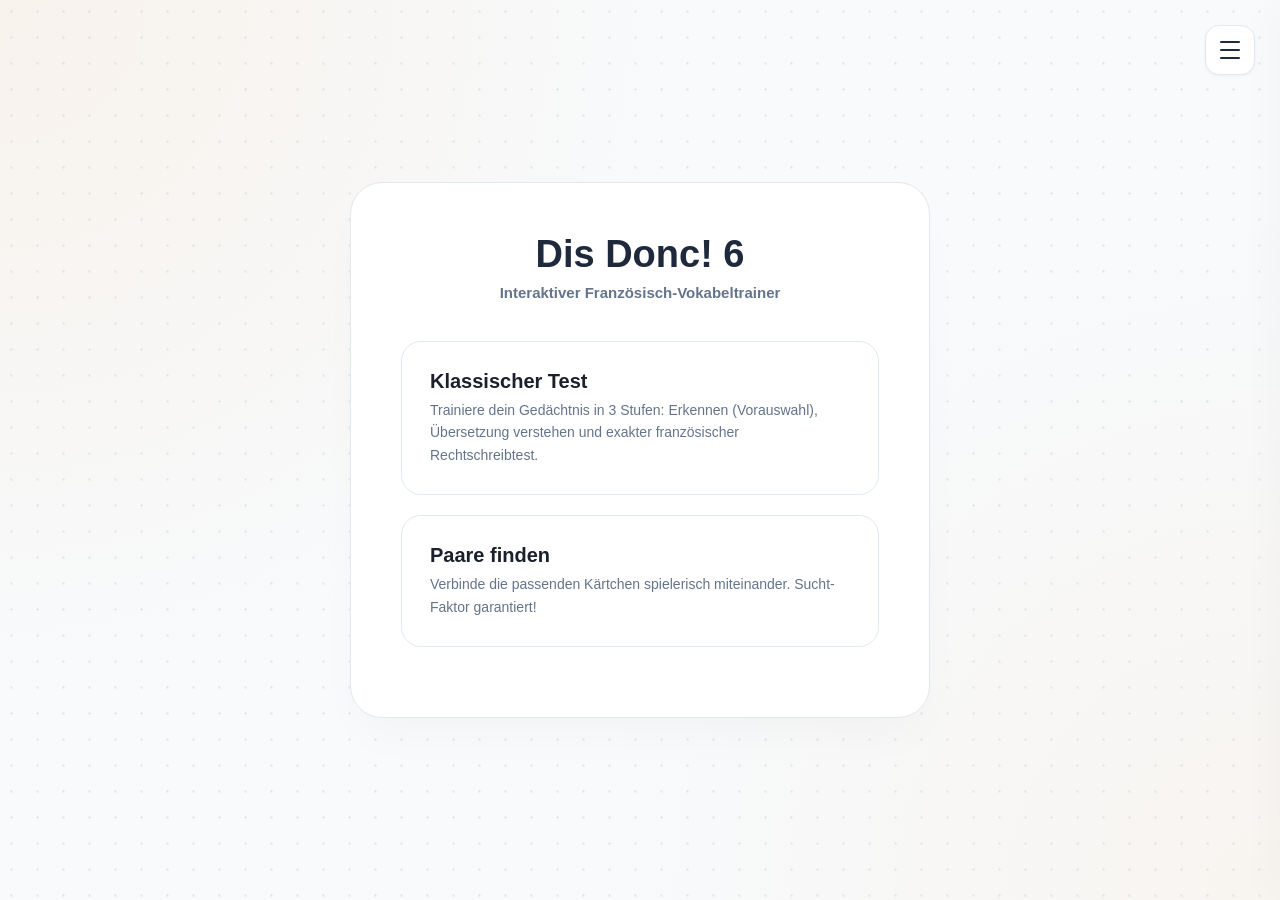
<file: index.html>
<!DOCTYPE html>
<html lang="de">
<head>
    <meta charset="UTF-8">
    <meta name="viewport" content="width=device-width, initial-scale=1.0">
    <title>Dis Donc! – Dashboard</title>
    <style>
        :root {
            --text-main: #1e293b;
            --main-color: #ff8c1a;
            --main-gradient: linear-gradient(135deg, #ff8c1a 0%, #ff5722 100%);
            --shadow-sm: 0 1px 3px rgba(0,0,0,0.05);
            --shadow-md: 0 4px 6px rgba(0,0,0,0.05);
            --shadow-lg: 0 10px 15px -3px rgba(255, 140, 26, 0.3);
        }

        body.theme-green {
            --main-color: #2ecc71;
            --main-gradient: linear-gradient(135deg, #2ecc71 0%, #27ae60 100%);
            --shadow-lg: 0 10px 15px -3px rgba(46, 204, 113, 0.3);
        }

        body {
            font-family: -apple-system, BlinkMacSystemFont, "Segoe UI", Roboto, Helvetica, Arial, sans-serif;
            display: flex;
            justify-content: center;
            align-items: center;
            min-height: 100vh;
            margin: 0;
            overflow-x: hidden;
            color: var(--text-main);
            
            /* Детализированный фон: Dot Grid + мягкие блики */
            background-color: #f8fafc;
            background-image: 
                radial-gradient(circle at 0% 0%, rgba(255, 140, 26, 0.07) 0%, transparent 45%),
                radial-gradient(circle at 100% 100%, rgba(255, 140, 26, 0.05) 0%, transparent 45%),
                radial-gradient(rgba(148, 163, 184, 0.25) 1.5px, transparent 1.5px);
            background-size: 100% 100%, 100% 100%, 26px 26px;
            background-position: 0 0, 0 0, -1.5px -1.5px;
            background-attachment: fixed;
        }

        body.theme-green {
            background-color: #f4fbf7;
            background-image: 
                radial-gradient(circle at 0% 0%, rgba(46, 204, 113, 0.07) 0%, transparent 45%),
                radial-gradient(circle at 100% 100%, rgba(46, 204, 113, 0.05) 0%, transparent 45%),
                radial-gradient(rgba(74, 222, 128, 0.3) 1.5px, transparent 1.5px);
        }

        /* Кнопка вызова меню */
        .menu-toggle {
            position: fixed;
            top: 25px;
            right: 25px;
            width: 50px;
            height: 50px;
            background: #ffffff;
            border: 1px solid #e2e8f0;
            border-radius: 14px;
            cursor: pointer;
            display: flex;
            flex-direction: column;
            justify-content: center;
            align-items: center;
            gap: 6px;
            z-index: 1000;
            box-shadow: var(--shadow-sm);
            transition: all 0.25s cubic-bezier(0.4, 0, 0.2, 1);
        }

        .menu-toggle:hover {
            transform: translateY(-1px);
            box-shadow: var(--shadow-md);
            border-color: var(--main-color);
        }

        .menu-toggle span {
            display: block;
            width: 20px;
            height: 2px;
            background-color: var(--text-main);
            border-radius: 1px;
            transition: all 0.25s ease;
        }

        .menu-toggle.active span:nth-child(1) { transform: translateY(8px) rotate(45deg); }
        .menu-toggle.active span:nth-child(2) { opacity: 0; }
        .menu-toggle.active span:nth-child(3) { transform: translateY(-8px) rotate(-45deg); }

        /* Боковая панель */
        .sidebar {
            position: fixed;
            top: 0;
            right: -350px;
            width: 350px;
            height: 100vh;
            background-color: #ffffff;
            border-left: 1px solid #edf2f7;
            padding: 100px 35px 40px 35px;
            display: flex;
            flex-direction: column;
            justify-content: space-between;
            box-shadow: -15px 0 30px rgba(0,0,0,0.02);
            transition: right 0.4s cubic-bezier(0.4, 0, 0.2, 1);
            z-index: 999;
            box-sizing: border-box;
        }

        .sidebar.open { right: 0; }

        .sidebar-header {
            font-size: 22px;
            font-weight: 850;
            letter-spacing: -0.5px;
            color: #1a202c;
            padding-bottom: 15px;
            border-bottom: 2px solid #f1f5f9;
        }

        .sidebar-section {
            display: flex;
            flex-direction: column;
            gap: 10px;
            margin-top: 30px;
        }

        .sidebar-title {
            font-size: 11px;
            text-transform: uppercase;
            letter-spacing: 1.5px;
            color: #94a3b8;
            font-weight: 800;
        }

        .select-box {
            width: 100%;
            padding: 16px;
            font-size: 15px;
            font-weight: 600;
            border-radius: 14px;
            border: 1px solid #e2e8f0;
            outline: none;
            cursor: pointer;
            background-color: #f8fafc;
            transition: all 0.2s ease;
            color: #334155;
        }
        
        .select-box:focus { 
            border-color: var(--main-color); 
            background-color: #ffffff;
        }

        .sidebar-footer {
            border-top: 1px solid #f1f5f9;
            padding-top: 25px;
            font-size: 13px;
            line-height: 1.6;
            color: #64748b;
        }

        .dev-badge {
            display: inline-flex;
            align-items: center;
            background: #fff1f2;
            color: #e11d48;
            padding: 6px 12px;
            border-radius: 8px;
            font-weight: 700;
            margin-bottom: 12px;
            font-size: 11px;
            text-transform: uppercase;
            letter-spacing: 0.5px;
        }
        
        body.theme-green .dev-badge {
            background: #f0fdf4;
            color: #16a34a;
        }

        .author-text {
            font-weight: 600;
            color: #334155;
            margin-top: 6px;
        }
        
        .main-content {
            padding: 20px;
            width: 100%;
            display: flex;
            justify-content: center;
            box-sizing: border-box;
        }

        .dashboard-container {
            width: 100%;
            max-width: 580px;
            background: #ffffff;
            padding: 50px;
            border-radius: 32px;
            box-shadow: 0 25px 50px -12px rgba(0, 0, 0, 0.03);
            border: 1px solid #e2e8f0;
            text-align: center;
            box-sizing: border-box;
        }

        .subtitle {
            color: #64748b;
            font-weight: 600;
            font-size: 15px;
            margin-bottom: 25px;
        }

        .mode-card {
            display: block;
            text-decoration: none;
            text-align: left;
            padding: 28px;
            border: 1px solid #e2e8f0;
            border-radius: 20px;
            color: #1e293b;
            transition: all 0.3s cubic-bezier(0.4, 0, 0.2, 1);
            margin-bottom: 20px;
            background: #ffffff;
            box-sizing: border-box;
        }

        .mode-card:hover {
            transform: translateY(-3px);
            border-color: transparent;
            background: var(--main-gradient);
            box-shadow: var(--shadow-lg);
        }

        .mode-card:hover .mode-title,
        .mode-card:hover .mode-desc {
            color: #ffffff !important;
        }

        .mode-title {
            font-size: 20px;
            font-weight: 800;
            margin-bottom: 6px;
            color: #1a202c;
        }

        .mode-desc {
            display: block;
            font-size: 14px;
            color: #64748b;
            line-height: 1.6;
            font-weight: 500;
        }

        .overlay {
            position: fixed;
            top: 0;
            left: 0;
            width: 100vw;
            height: 100vh;
            background: rgba(15, 23, 42, 0.08);
            backdrop-filter: blur(4px);
            z-index: 998;
            display: none;
        }
        .overlay.active { display: block; }
    </style>
</head>
<body class="theme-orange">

    <button class="menu-toggle" id="menuBtn" onclick="toggleMenu()">
        <span></span>
        <span></span>
        <span></span>
    </button>

    <div class="overlay" id="overlayShadow" onclick="toggleMenu()"></div>

    <div class="sidebar" id="sidebarMenu">
        <div class="sidebar-top">
            <div class="sidebar-header">Dis Donc!</div>
            
            <div class="sidebar-section">
                <div class="sidebar-title">Lehrbuch</div>
                <select class="select-box" id="bookSelect" onchange="changeBook()">
                    <option value="5">Dis Donc! 5</option>
                    <option value="6">Dis Donc! 6</option>
                </select>
            </div>

            <div class="sidebar-section">
                <div class="sidebar-title">Lektion</div>
                <select class="select-box" id="unitSelect" onchange="saveSelection()">
                    <option value="all">Alle Units</option>
                    <option value="1">Unit 1</option>
                    <option value="2">Unit 2</option>
                    <option value="3">Unit 3</option>
                    <option value="4">Unit 4</option>
                    <option value="5">Unit 5</option>
                    <option value="6">Unit 6</option>
                </select>
            </div>
        </div>

        <div class="sidebar-footer">
            <div class="dev-badge">In Entwicklung</div>
            <div>Diese Webseite befindet sich noch in der Entwicklungsphase. Einige Funktionen werden optimiert.</div>
            <div class="author-text">Erstellt von: Gleb Leynert</div>
        </div>
    </div>

    <div class="main-content">
        <div class="dashboard-container">
            <h1 id="welcomeHeader" style="margin: 0 0 8px 0; font-size: 38px; font-weight: 900; color: var(--text-main);">Dis Donc! 6</h1>
            <div class="subtitle">Interaktiver Französisch-Vokabeltrainer</div>
            
            <div style="margin-top: 40px;">
                <a href="quiz.html" class="mode-card">
                    <div class="mode-title">Klassischer Test</div>
                    <span class="mode-desc">Trainiere dein Gedächtnis in 3 Stufen: Erkennen (Vorauswahl), Übersetzung verstehen und exakter französischer Rechtschreibtest.</span>
                </a>
                
                <a href="cards.html" class="mode-card">
                    <div class="mode-title">Paare finden</div>
                    <span class="mode-desc">Verbinde die passenden Kärtchen spielerisch miteinander. Sucht-Faktor garantiert!</span>
                </a>
            </div>
        </div>
    </div>

<script>
    let currentBook = localStorage.getItem('selectedBook') || '6';
    let currentUnit = localStorage.getItem('selectedUnit') || 'all';

    document.getElementById('bookSelect').value = currentBook;
    document.getElementById('unitSelect').value = currentUnit;
    
    applyTheme(currentBook);

    function toggleMenu() {
        document.getElementById('menuBtn').classList.toggle('active');
        document.getElementById('sidebarMenu').classList.toggle('open');
        document.getElementById('overlayShadow').classList.toggle('active');
    }

    function changeBook() {
        currentBook = document.getElementById('bookSelect').value;
        localStorage.setItem('selectedBook', currentBook);
        applyTheme(currentBook);
    }

    function saveSelection() {
        currentUnit = document.getElementById('unitSelect').value;
        localStorage.setItem('selectedUnit', currentUnit);
    }

    function applyTheme(book) {
        if(book === '5') {
            document.body.className = 'theme-green';
            document.getElementById('welcomeHeader').textContent = 'Dis Donc! 5';
        } else {
            document.body.className = 'theme-orange';
            document.getElementById('welcomeHeader').textContent = 'Dis Donc! 6';
        }
    }
</script>
</body>
</html>
</file>
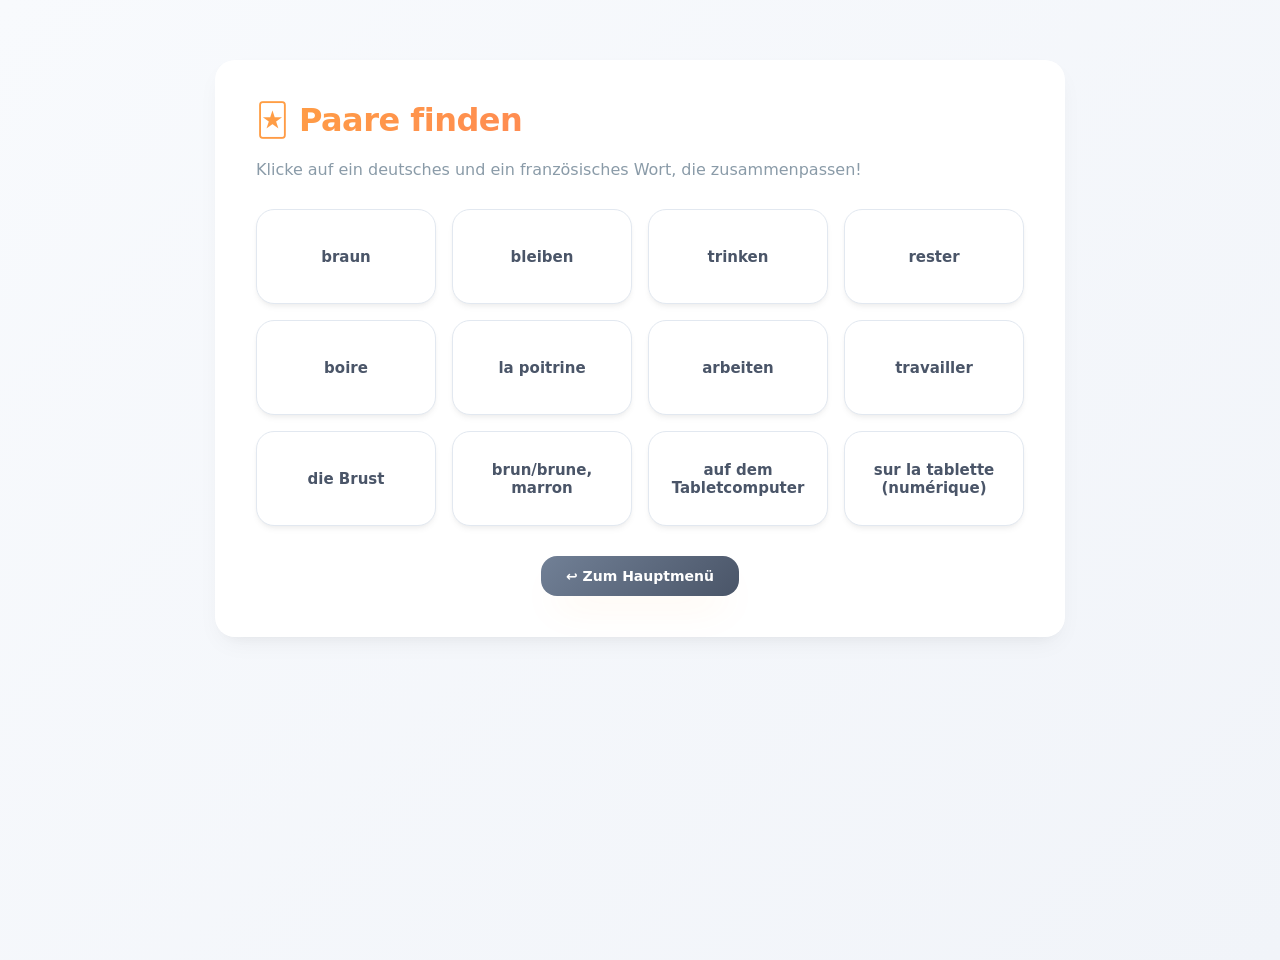
<file: cards.html>
<!DOCTYPE html>
<html lang="de">
<head>
    <meta charset="UTF-8">
    <meta name="viewport" content="width=device-width, initial-scale=1.0">
    <title>Dis Donc! - Karten</title>
    <link rel="stylesheet" href="style.css">
</head>
<body>

<div class="container wide-mode" id="gameContainer">
    <h1>🃏 Paare finden</h1>
    <div class="subtitle">Klicke auf ein deutsches und ein französisches Wort, die zusammenpassen!</div>

    <!-- Сетка для карточек -->
    <div class="cards-grid" id="cardGrid"></div>

    <!-- Экран победы (изначально скрыт) -->
    <div id="winMessage" style="display:none; text-align:center; margin: 30px 0;">
        <h2 style="color: var(--text-main); margin-bottom: 20px;">🎉 Ausgezeichnet! Alle Paare wurden gefunden!</h2>
        <div style="display:flex; gap:15px; justify-content:center;">
            <button class="restart-btn" onclick="generateCards()">Nochmal spielen 🔄</button>
            <a class="restart-btn" style="background: linear-gradient(135deg, #718096 0%, #4a5568 100%);" href="index.html">Hauptmenü 🏠</a>
        </div>
    </div>

    <!-- Нижняя панель навигации, если игра ещё идет -->
    <div id="navigationBox" style="margin-top: 30px; text-align: center;">
        <a class="restart-btn" style="background: linear-gradient(135deg, #718096 0%, #4a5568 100%); padding: 12px 25px; font-size: 14px;" href="index.html">↩ Zum Hauptmenü</a>
    </div>
</div>

<script src="questions.js"></script>
<script>
let firstSelected = null;
let secondSelected = null;
let matchesFound = 0;

// Запуск генерации игрового поля
generateCards();

function generateCards() {
    const grid = document.getElementById("cardGrid");
    const winMsg = document.getElementById("winMessage");
    const navBox = document.getElementById("navigationBox");
    
    // Сброс состояния игры
    grid.innerHTML = "";
    winMsg.style.display = "none";
    navBox.style.display = "block";
    matchesFound = 0;
    firstSelected = null;
    secondSelected = null;

    // 1. Получаем выбранные пользователем настройки
    const chosenBook = localStorage.getItem('selectedBook') || '6';
    const chosenUnit = localStorage.getItem('selectedUnit') || 'all';

    // 2. Активируем тему оформления на основе книги
    if (chosenBook === '5') {
        document.body.className = 'theme-green';
    } else {
        document.body.className = 'theme-orange';
    }

    // 3. Фильтруем массив слов (Книга -> Юнит)
    let activeQuestions = questions.filter(q => q.book == chosenBook);
    if (chosenUnit !== 'all') {
        activeQuestions = activeQuestions.filter(q => q.unit == chosenUnit);
    }

    // 4. Валидация: проверяем, хватает ли слов для игры
    if (activeQuestions.length < 6) {
        grid.style.display = "block";
        grid.innerHTML = `
            <div style="padding: 30px; text-align:center;">
                <p style="color:#e74c3c; font-weight:bold; font-size:18px; margin-bottom: 10px;">
                    ⚠️ Zu wenige Wörter in dieser Auswahl!
                </p>
                <p style="color: var(--text-muted); font-size: 15px;">
                    Für dieses Spiel werden mindestens 6 Wörter im Unit benötigt. (Aktuell vorhanden: ${activeQuestions.length}).
                </p>
            </div>
        `;
        return;
    } else {
        grid.style.display = "grid";
    }

    // 5. Отбираем 6 случайных слов для текущего раунда
    activeQuestions.sort(() => Math.random() - 0.5);
    const selectedPairs = activeQuestions.slice(0, 6);

    // Разделяем пары на отдельные карточки (6 немецких + 6 французских)
    let cardItems = [];
    selectedPairs.forEach((pair, index) => {
        cardItems.push({ text: pair.de, pairId: index });
        cardItems.push({ text: pair.fr, pairId: index });
    });

    // Перемешиваем карточки, чтобы немецкие и французские слова перепутались
    cardItems.sort(() => Math.random() - 0.5);

    // 6. Отрисовка карточек на игровом поле
    cardItems.forEach(item => {
        const cardElement = document.createElement("div");
        cardElement.className = "card";
        cardElement.textContent = item.text;
        cardElement.dataset.pairId = item.pairId;

        cardElement.onclick = () => {
            // Игнорируем клик, если карта уже угадана или выбрана повторно
            if (cardElement.classList.contains('correct') || cardElement === firstSelected) return;
            
            // Если сейчас отображается анимация ошибки (красный цвет), новые клики блокируем
            if (document.querySelectorAll('.card.wrong').length > 0) return; 

            cardElement.classList.add('selected');

            if (!firstSelected) {
                // Выбор первой карточки в паре
                firstSelected = cardElement;
            } else {
                // Выбор второй карточки в паре
                secondSelected = cardElement;
                checkCardMatch();
            }
        };

        grid.appendChild(cardElement);
    });
}

function checkCardMatch() {
    const grid = document.getElementById("cardGrid");
    const winMsg = document.getElementById("winMessage");
    const navBox = document.getElementById("navigationBox");

    // Если ID совпали — пара подобрана верно
    if (firstSelected.dataset.pairId === secondSelected.dataset.pairId) {
        firstSelected.classList.remove('selected');
        secondSelected.classList.remove('selected');
        firstSelected.classList.add('correct');
        secondSelected.classList.add('correct');
        
        matchesFound++;
        firstSelected = null;
        secondSelected = null;

        // Если угаданы все 6 пар
        if (matchesFound === 6) {
            setTimeout(() => {
                grid.style.display = "none";
                navBox.style.display = "none";
                winMsg.style.display = "block";
            }, 600);
        }
    } else {
        // Если пара подобрана неверно — подсвечиваем красным
        firstSelected.classList.add('wrong');
        secondSelected.classList.add('wrong');

        // Даем пользователю визуально увидеть ошибку и сбрасываем выбор через 600мс
        setTimeout(() => {
            firstSelected.classList.remove('selected', 'wrong');
            secondSelected.classList.remove('selected', 'wrong');
            firstSelected = null;
            secondSelected = null;
        }, 600);
    }
}
</script>
</body>
</html>
</file>
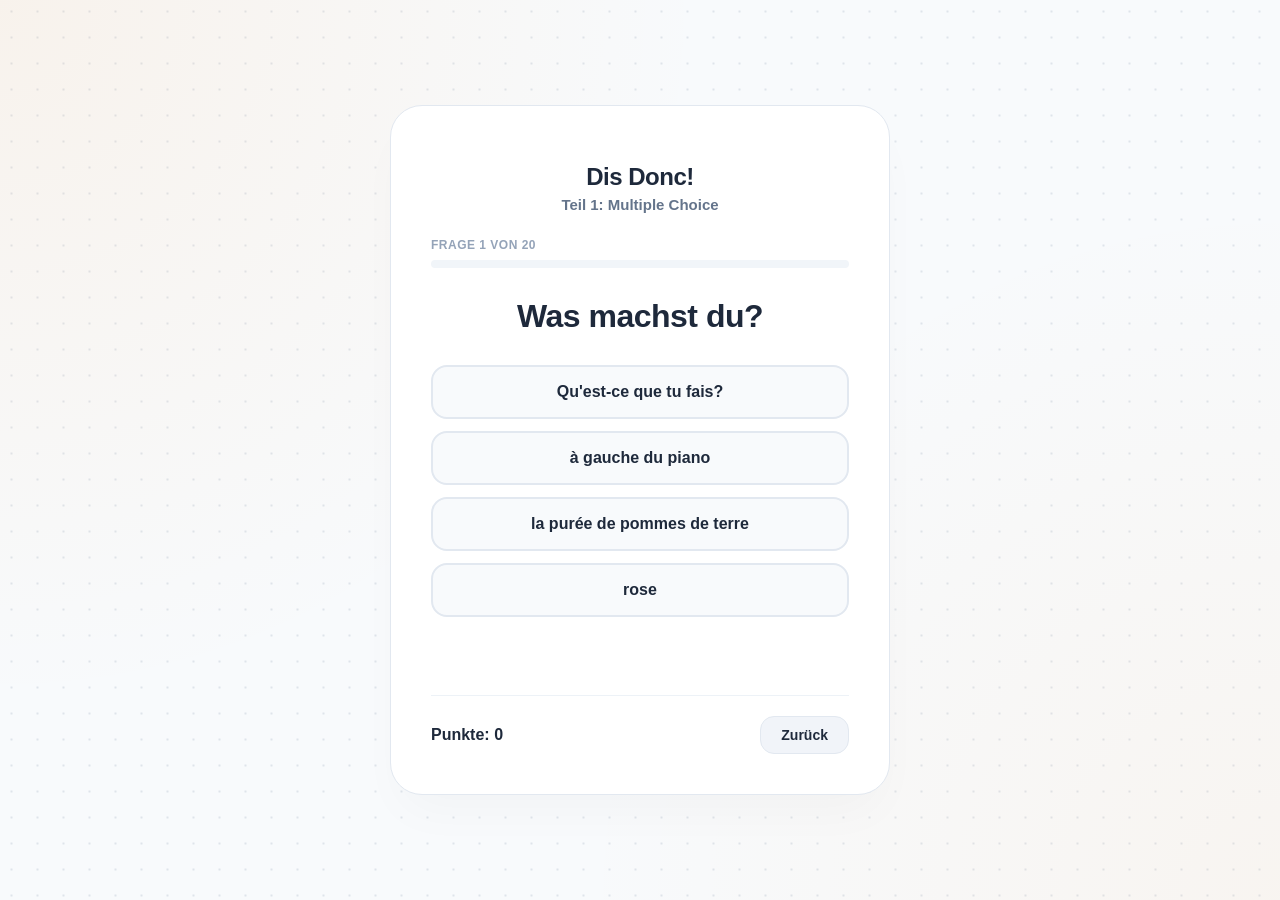
<file: quiz.html>
<!DOCTYPE html>
<html lang="de">
<head>
    <meta charset="UTF-8">
    <meta name="viewport" content="width=device-width, initial-scale=1.0">
    <title>Dis Donc! - Quiz</title>
    <style>
        :root {
            --text-main: #1e293b;
            --main-color: #ff8c1a;
            --main-gradient: linear-gradient(135deg, #ff8c1a 0%, #ff5722 100%);
            --shadow-sm: 0 1px 3px rgba(0,0,0,0.05);
            --shadow-md: 0 4px 6px rgba(0,0,0,0.05);
            --shadow-lg: 0 10px 15px -3px rgba(255, 140, 26, 0.3);
        }

        body.theme-green {
            --main-color: #2ecc71;
            --main-gradient: linear-gradient(135deg, #2ecc71 0%, #27ae60 100%);
            --shadow-lg: 0 10px 15px -3px rgba(46, 204, 113, 0.3);
        }

        body {
            font-family: -apple-system, BlinkMacSystemFont, "Segoe UI", Roboto, Helvetica, Arial, sans-serif;
            display: flex;
            justify-content: center;
            align-items: center;
            min-height: 100vh;
            margin: 0;
            padding: 20px;
            box-sizing: border-box;
            
            /* Тот самый новый детализированный фон */
            background-color: #f8fafc;
            background-image: 
                radial-gradient(circle at 0% 0%, rgba(255, 140, 26, 0.07) 0%, transparent 45%),
                radial-gradient(circle at 100% 100%, rgba(255, 140, 26, 0.05) 0%, transparent 45%),
                radial-gradient(rgba(148, 163, 184, 0.25) 1.5px, transparent 1.5px);
            background-size: 100% 100%, 100% 100%, 26px 26px;
            background-position: 0 0, 0 0, -1.5px -1.5px;
            background-attachment: fixed;
        }

        body.theme-green {
            background-color: #f4fbf7;
            background-image: 
                radial-gradient(circle at 0% 0%, rgba(46, 204, 113, 0.07) 0%, transparent 45%),
                radial-gradient(circle at 100% 100%, rgba(46, 204, 113, 0.05) 0%, transparent 45%),
                radial-gradient(rgba(74, 222, 128, 0.3) 1.5px, transparent 1.5px);
        }

        /* Главная белая карточка квиза */
        .container {
            background: #ffffff;
            padding: 40px;
            border-radius: 32px;
            box-shadow: 0 25px 50px -12px rgba(0, 0, 0, 0.03);
            border: 1px solid #e2e8f0;
            width: 100%;
            max-width: 500px;
            text-align: center;
            box-sizing: border-box;
        }

        .subtitle {
            color: #64748b;
            font-weight: 600;
            font-size: 15px;
            margin-bottom: 25px;
        }

        /* Прогресс-бар */
        .progress-text {
            font-size: 12px;
            font-weight: 700;
            color: #94a3b8;
            text-align: left;
            margin-bottom: 8px;
            text-transform: uppercase;
            letter-spacing: 0.5px;
        }

        .progress-bar {
            width: 100%;
            height: 8px;
            background: #f1f5f9;
            border-radius: 4px;
            overflow: hidden;
            margin-bottom: 20px;
        }

        .progress-fill {
            height: 100%;
            background: var(--main-gradient);
            width: 0%;
            transition: width 0.4s ease;
        }

        #word {
            font-size: 32px;
            font-weight: 800;
            margin: 30px 0;
            color: var(--text-main);
            letter-spacing: -0.5px;
        }

        /* Кнопки ответов */
        .answer-btn {
            display: block;
            width: 100%;
            padding: 16px;
            margin-bottom: 12px;
            background: #f8fafc;
            border: 2px solid #e2e8f0;
            border-radius: 16px;
            font-size: 16px;
            font-weight: 600;
            color: var(--text-main);
            cursor: pointer;
            transition: all 0.2s ease;
            box-sizing: border-box;
        }

        .answer-btn:hover:not(:disabled) {
            border-color: var(--main-color);
            background: #ffffff;
            box-shadow: var(--shadow-sm);
        }

        .answer-btn.correct {
            background: #2ecc71;
            border-color: #2ecc71;
            color: white;
        }

        .answer-btn.wrong {
            background: #e74c3c;
            border-color: #e74c3c;
            color: white;
        }

        /* Поля ввода и клавиатура */
        .input-container {
            margin: 20px 0;
        }

        .input-box {
            width: 100%;
            padding: 16px;
            font-size: 18px;
            border: 2px solid #e2e8f0;
            border-radius: 16px;
            box-sizing: border-box;
            text-align: center;
            outline: none;
            transition: border-color 0.2s;
            font-weight: 600;
            color: var(--text-main);
        }

        .input-box:focus { border-color: var(--main-color); }
        .input-box.correct { border-color: #2ecc71; background: #f0fdf4; }
        .input-box.wrong { border-color: #e74c3c; background: #fff1f2; }

        .french-keyboard {
            display: flex;
            flex-wrap: wrap;
            gap: 6px;
            justify-content: center;
            margin: 15px 0;
        }

        .char-btn {
            padding: 10px 14px;
            font-size: 16px;
            background: #ffffff;
            border: 1px solid #cbd5e1;
            border-radius: 8px;
            cursor: pointer;
            font-weight: 600;
            color: var(--text-main);
            transition: all 0.2s;
        }

        .char-btn:hover {
            background: #f1f5f9;
            border-color: #94a3b8;
        }

        /* Основные кнопки действий */
        .restart-btn {
            display: inline-block;
            padding: 14px 28px;
            background: var(--main-gradient);
            color: white;
            border: none;
            border-radius: 14px;
            font-size: 16px;
            font-weight: 700;
            cursor: pointer;
            text-decoration: none;
            transition: all 0.2s ease;
            box-shadow: var(--shadow-md);
            box-sizing: border-box;
        }

        .restart-btn:hover {
            transform: translateY(-2px);
            box-shadow: var(--shadow-lg);
        }

        #result {
            font-size: 16px;
            font-weight: 700;
            margin: 20px 0;
            min-height: 28px;
            text-transform: uppercase;
            letter-spacing: 0.5px;
        }

        .score-box {
            margin-top: 30px;
            padding-top: 20px;
            border-top: 1px solid #edf2f7;
            font-weight: 700;
            color: var(--text-main);
        }
    </style>
</head>
<body>

<div class="container" id="gameContainer">
    <h1 style="font-size: 24px; letter-spacing: -0.5px; font-weight: 900; margin-bottom: 5px; color: var(--text-main);">Dis Donc!</h1>
    <div class="subtitle" id="stageTitle">Teil 1: Multiple Choice</div>
    
    <div class="progress-text" id="progressText">Frage 1 von 20</div>
    <div class="progress-bar">
        <div class="progress-fill" id="progressFill"></div>
    </div>
    
    <div id="word"></div>
    <div id="answers"></div>
    <div id="result"></div>
    
    <div class="score-box" style="display:flex; justify-content:space-between; align-items:center;">
        <span>Punkte: <span id="score">0</span></span>
        <a class="restart-btn" style="padding: 10px 20px; font-size: 14px; background: #f1f4f9; color: var(--text-main); border: 1px solid #e2e8f0; box-shadow: none;" href="index.html">Zurück</a>
    </div>
</div>

<script src="questions.js"></script>
<script>
let current = 0;
let score = 0;
let mode = 1; 

const chosenBook = localStorage.getItem('selectedBook') || '6';
const chosenUnit = localStorage.getItem('selectedUnit') || 'all';

if (chosenBook === '5') {
    document.body.classList.add('theme-green');
}

let activeQuestions = questions.filter(q => q.book == chosenBook);
if (chosenUnit !== 'all') {
    activeQuestions = activeQuestions.filter(q => q.unit == chosenUnit);
}

if (activeQuestions.length === 0) {
    activeQuestions = questions.filter(q => q.book == chosenBook);
}

const MAX = activeQuestions.length > 20 ? 20 : activeQuestions.length;
activeQuestions.sort(() => Math.random() - 0.5);

loadQuestion();

function updateProgress(){
    const pf = document.getElementById("progressFill");
    const pt = document.getElementById("progressText");
    if(pf && pt) {
        pf.style.width = (current / MAX) * 100 + "%";
        pt.textContent = `Frage ${current + 1} von ${MAX}`;
    }
}

function loadQuestion(){
    updateProgress();
    document.getElementById("result").textContent = "";

    const de = activeQuestions[current].de;
    const fr = activeQuestions[current].fr;
    
    const wordToShow = (mode === 1 || mode === 3) ? de : fr;
    const correctAnswers = (mode === 1 || mode === 3) ? fr : de;

    document.getElementById("word").textContent = wordToShow;
    const answersContainer = document.getElementById("answers");
    answersContainer.innerHTML = "";

    if(mode === 1){
        let options = [correctAnswers];
        while(options.length < 4 && options.length < activeQuestions.length){
            let randWord = activeQuestions[Math.floor(Math.random() * activeQuestions.length)].fr;
            if(!options.includes(randWord)) options.push(randWord);
        }
        options.sort(() => Math.random() - 0.5);

        options.forEach(opt => {
            const btn = document.createElement("button");
            btn.className = "answer-btn";
            btn.textContent = opt;
            btn.onclick = () => {
                document.querySelectorAll(".answer-btn").forEach(b => b.disabled = true);
                if(opt === correctAnswers){
                    btn.classList.add("correct");
                    document.getElementById("result").innerHTML = "<span style='color: #2ecc71;'>Richtig</span>";
                    score++;
                } else {
                    btn.classList.add("wrong");
                    document.querySelectorAll(".answer-btn").forEach(b => {
                        if(b.textContent === correctAnswers) b.classList.add("correct");
                    });
                    document.getElementById("result").innerHTML = "<span style='color: #e74c3c;'>Falsch</span>";
                }
                document.getElementById("score").textContent = score;
                current++;
                setTimeout(()=>{
                    if(current < MAX) loadQuestion();
                    else showStageTransition(2); 
                }, 1200);
            };
            answersContainer.appendChild(btn);
        });
    }
    else {
        const inputContainer = document.createElement("div");
        inputContainer.className = "input-container";

        const input = document.createElement("input");
        input.className = "input-box";
        input.type = "text";
        input.placeholder = mode === 2 ? "Auf Deutsch schreiben..." : "Écrire en français...";
        inputContainer.appendChild(input);

        if(mode === 3) {
            const keyboardContainer = document.createElement("div");
            keyboardContainer.className = "french-keyboard";
            const frenchChars = ["é", "è", "à", "ç", "œ", "ù", "â", "ê", "î", "ô", "û", "ë", "ï"];
            
            frenchChars.forEach(char => {
                const charBtn = document.createElement("button");
                charBtn.className = "char-btn";
                charBtn.type = "button";
                charBtn.textContent = char;
                
                charBtn.onclick = (e) => {
                    e.preventDefault();
                    const start = input.selectionStart;
                    const end = input.selectionEnd;
                    input.value = input.value.substring(0, start) + char + input.value.substring(end);
                    input.selectionStart = input.selectionEnd = start + 1;
                    input.focus();
                };
                keyboardContainer.appendChild(charBtn);
            });
            answersContainer.appendChild(keyboardContainer);
        }

        const submitBtn = document.createElement("button");
        submitBtn.className = "restart-btn";
        submitBtn.style.width = "100%";
        submitBtn.textContent = "Prüfen";

        function cleanText(text, currentMode){
            if (currentMode === 2) {
                let cleared = text.replace(/\b(der|die|das)\b/gi, "").replace(/\s+/g," ").trim();
                if(cleared.length > 0) cleared = cleared.charAt(0).toUpperCase() + cleared.slice(1);
                return cleared;
            } else {
                return text.toLowerCase().trim();
            }
        }

        function checkInputResult(){
            const userAns = cleanText(input.value, mode);
            const correctAns = cleanText(correctAnswers, mode);

            submitBtn.disabled = true;
            input.disabled = true;

            if(userAns === correctAns){
                input.classList.add("correct");
                document.getElementById("result").innerHTML = "<span style='color: #2ecc71;'>Richtig</span>";
                score++;
            } else {
                input.classList.add("wrong");
                document.getElementById("result").innerHTML = `<span style='color: #e74c3c;'>Falsch! Richtig: <b>${correctAnswers}</b></span>`;
            }

            document.getElementById("score").textContent = score;
            current++;

            setTimeout(()=>{
                if(current < MAX) loadQuestion();
                else {
                    if(mode === 2) showStageTransition(3); 
                    else showFinalResults(); 
                }
            }, 2000);
        }

        submitBtn.onclick = checkInputResult;
        input.addEventListener("keydown", e => { if(e.key === "Enter") checkInputResult(); });

        answersContainer.appendChild(inputContainer);
        answersContainer.appendChild(submitBtn);
        input.focus();
    }
}

function showStageTransition(nextMode){
    let title = "";
    let subtitle = "";
    let handlerName = "";

    if(nextMode === 2) {
        title = "Teil 1 beendet";
        subtitle = "Bereit für Teil 2? (Eingabe auf Deutsch)";
        handlerName = "startStage2()";
    } else if(nextMode === 3) {
        title = "Teil 2 beendet";
        subtitle = "Bereit für das Finale? (Eingabe auf Französisch)";
        handlerName = "startStage3()";
    }

    document.getElementById("gameContainer").innerHTML = `
        <h1 style="font-size: 28px; color: var(--text-main); margin-bottom: 5px;">${title}</h1>
        <p class="subtitle" style="margin-bottom: 30px;">${subtitle}</p>
        <button class="restart-btn" style="width: 100%;" onclick="${handlerName}">Weiter</button>
    `;
}

function startStage2(){
    current = 0; mode = 2;
    rebuildQuizLayout("Teil 2: Deutsch-Eingabe");
    loadQuestion();
}

function startStage3(){
    current = 0; mode = 3;
    rebuildQuizLayout("Teil 3: Französisch-Schreibtest");
    loadQuestion();
}

function rebuildQuizLayout(titleText) {
    document.getElementById("gameContainer").innerHTML = `
        <h1 style="font-size: 24px; font-weight: 900; margin-bottom: 5px; color: var(--text-main);">Dis Donc!</h1>
        <div class="subtitle" id="stageTitle">${titleText}</div>
        <div class="progress-text" id="progressText"></div>
        <div class="progress-bar"><div class="progress-fill" id="progressFill"></div></div>
        <div id="word"></div>
        <div id="answers"></div>
        <div id="result"></div>
        <div class="score-box" style="display:flex; justify-content:space-between; align-items:center;">
            <span>Punkte: <span id="score">${score}</span></span>
            <a class="restart-btn" style="padding: 10px 20px; font-size: 14px; background: #f1f4f9; color: var(--text-main); border: 1px solid #e2e8f0; box-shadow: none;" href="index.html">Zurück</a>
        </div>
    `;
}

function showFinalResults(){
    const totalPoints = MAX * 3;
    const percent = Math.round((score / totalPoints) * 100);
    let feedback = percent >= 90 ? "Absoluter Experte!" : percent >= 70 ? "Großartige Leistung!" : percent >= 50 ? "Gut gemacht!" : "Übung macht den Meister!";

    document.getElementById("gameContainer").innerHTML = `
        <h1 style="color: var(--text-main); margin-bottom: 5px;">Training beendet</h1>
        <h2 style="color: #64748b; font-size: 18px; margin-bottom:10px; font-weight: 600;">${feedback}</h2>
        <div style="font-size: 56px; font-weight: 900; background: var(--main-gradient); -webkit-background-clip: text; -webkit-text-fill-color: transparent; margin: 25px 0;">
            ${score} / ${totalPoints}
        </div>
        <p class="subtitle" style="margin-bottom: 30px;">${percent}% aller Antworten waren korrekt.</p>
        <div style="display:flex; gap:15px; justify-content:center; margin-top: 20px;">
            <button class="restart-btn" style="flex: 1;" onclick="location.reload()">Wiederholen</button>
            <a class="restart-btn" style="flex: 1; text-align: center; background: #f1f5f9; color: var(--text-main); border: 1px solid #e2e8f0; box-shadow: none;" href="index.html">Menü</a>
        </div>
    `;
}
</script>
</body>
</html>
</file>
<file: style.css>
/* ПРОФЕССИОНАЛЬНАЯ НАСТРОЙКА ИНТЕРФЕЙСА И ПЕРЕМЕННЫХ */
:root {
    --main-gradient: linear-gradient(135deg, #ff9f43 0%, #ff6b6b 100%);
    --main-color: #ff8c1a;
    --main-hover: #f368e0;
    --bg-gradient: linear-gradient(135deg, #f8fafd 0%, #f1f4f9 100%);
    --card-bg: #ffffff;
    --text-main: #2c3e50;
    --text-muted: #8a9ba8;
    --sidebar-bg: #ffffff;
    --shadow-sm: 0 4px 6px -1px rgba(0, 0, 0, 0.05), 0 2px 4px -1px rgba(0, 0, 0, 0.03);
    --shadow-md: 0 10px 25px -5px rgba(0, 0, 0, 0.05), 0 8px 16px -8px rgba(0, 0, 0, 0.05);
    --shadow-lg: 0 20px 40px -15px rgba(255, 140, 26, 0.15);
    --border-radius: 20px;
}

body.theme-green {
    --main-gradient: linear-gradient(135deg, #11998e 0%, #38ef7d 100%);
    --main-color: #2ecc71;
    --bg-gradient: linear-gradient(135deg, #f4fbf7 0%, #ebf7f0 100%);
    --shadow-lg: 0 20px 40px -15px rgba(46, 204, 113, 0.15);
}

* {
    box-sizing: border-box;
    font-family: 'Inter', system-ui, -apple-system, sans-serif;
    -webkit-font-smoothing: antialiased;
}

body {
    margin: 0;
    padding: 0;
    min-height: 100vh;
    background: var(--bg-gradient);
    color: var(--text-main);
    transition: all 0.4s ease;
}

/* СТИЛЬНЫЕ КОНТЕЙНЕРЫ */
.container {
    max-width: 650px;
    width: 90%;
    margin: 60px auto;
    background: var(--card-bg);
    padding: 40px;
    border-radius: var(--border-radius);
    box-shadow: var(--shadow-md);
    border: 1px solid rgba(255,255,255,0.8);
    backdrop-filter: blur(10px);
}

.container.wide-mode {
    max-width: 850px;
}

h1 {
    font-size: 32px;
    font-weight: 800;
    letter-spacing: -0.5px;
    margin-top: 0;
    background: var(--main-gradient);
    -webkit-background-clip: text;
    -webkit-text-fill-color: transparent;
}

.subtitle {
    color: var(--text-muted);
    font-size: 16px;
    margin-bottom: 30px;
    font-weight: 500;
}

/* ПРОФЕССИОНАЛЬНЫЕ КНОПКИ */
.answer-btn {
    display: block;
    width: 100%;
    padding: 16px 20px;
    margin: 14px 0;
    font-size: 16px;
    font-weight: 600;
    border: 2px solid #e2e8f0;
    border-radius: 16px;
    background: #ffffff;
    color: var(--text-main);
    cursor: pointer;
    transition: all 0.25s cubic-bezier(0.4, 0, 0.2, 1);
    box-shadow: var(--shadow-sm);
    text-align: left;
}

.answer-btn:hover:not(:disabled) {
    border-color: var(--main-color);
    transform: translateY(-2px);
    box-shadow: var(--shadow-md);
    background: var(--bg-gradient);
}

.restart-btn {
    display: inline-flex;
    align-items: center;
    justify-content: center;
    padding: 16px 30px;
    font-size: 16px;
    font-weight: 700;
    border-radius: 16px;
    background: var(--main-gradient);
    color: white;
    border: none;
    cursor: pointer;
    transition: all 0.25s ease;
    box-shadow: var(--shadow-lg);
    text-decoration: none;
}

.restart-btn:hover {
    transform: translateY(-3px);
    box-shadow: 0 25px 50px -12px rgba(0,0,0,0.15);
    opacity: 0.95;
}

/* Продвинутый инпут ввода */
.input-box {
    width: 100%;
    padding: 16px;
    font-size: 16px;
    font-weight: 600;
    border: 2px solid #e2e8f0;
    border-radius: 16px;
    outline: none;
    margin-bottom: 20px;
    transition: all 0.2s ease;
    box-shadow: inset 0 2px 4px rgba(0,0,0,0.01);
}

.input-box:focus {
    border-color: var(--main-color);
    box-shadow: 0 0 0 4px rgba(255, 140, 26, 0.15);
}
body.theme-green .input-box:focus {
    box-shadow: 0 0 0 4px rgba(46, 204, 113, 0.15);
}

/* ИНДИКАТОР ПРОГРЕССА (ГЛАДКИЙ) */
.progress-bar {
    width: 100%;
    height: 14px;
    background: #edf2f7;
    border-radius: 99px;
    overflow: hidden;
    margin-bottom: 30px;
}

.progress-fill {
    height: 100%;
    background: var(--main-gradient);
    width: 0%;
    border-radius: 99px;
    transition: width 0.4s cubic-bezier(0.4, 0, 0.2, 1);
}

.progress-text {
    font-size: 14px;
    color: var(--text-muted);
    margin-bottom: 8px;
    font-weight: 700;
    text-transform: uppercase;
    letter-spacing: 0.5px;
}

/* ИГРА В КАРТОЧКИ (3D ОЩУЩЕНИЕ) */
.cards-grid {
    display: grid;
    grid-template-columns: repeat(4, 1fr);
    gap: 16px;
    margin: 30px 0;
}

.card {
    background: #ffffff;
    border: 1px solid #e2e8f0;
    border-radius: 18px;
    padding: 24px 12px;
    font-size: 15px;
    font-weight: 700;
    cursor: pointer;
    text-align: center;
    transition: all 0.25s cubic-bezier(0.4, 0, 0.2, 1);
    box-shadow: var(--shadow-sm);
    display: flex;
    justify-content: center;
    align-items: center;
    min-height: 95px;
    color: #4a5568;
}

.card:hover {
    transform: translateY(-4px);
    box-shadow: var(--shadow-md);
    border-color: #cbd5e0;
}

.card.selected {
    background: var(--bg-gradient);
    border: 2px solid var(--main-color);
    color: var(--main-color);
    transform: scale(1.02);
}

/* ГЕЙМИФИКАЦИЯ СОСТОЯНИЙ */
.correct { 
    background: linear-gradient(135deg, #2ecc71 0%, #27ae60 100%) !important; 
    color: white !important; 
    border-color: transparent !important;
    box-shadow: 0 8px 20px rgba(46, 204, 113, 0.2) !important;
}
.wrong { 
    background: linear-gradient(135deg, #ff7675 0%, #d63031 100%) !important; 
    color: white !important; 
    border-color: transparent !important;
    box-shadow: 0 8px 20px rgba(214, 48, 49, 0.2) !important;
}

/* КЛАВИАТУРА */
.french-keyboard {
    display: flex;
    flex-wrap: wrap;
    gap: 8px;
    justify-content: center;
    margin-bottom: 20px;
    background: #f7fafc;
    padding: 12px;
    border-radius: 14px;
}

.char-btn {
    padding: 10px 14px;
    font-size: 15px;
    font-weight: 600;
    border: 1px solid #e2e8f0;
    background: white;
    border-radius: 10px;
    cursor: pointer;
    box-shadow: var(--shadow-sm);
    transition: all 0.15s ease;
}

.char-btn:hover {
    background: var(--main-gradient);
    color: white;
    border-color: transparent;
    transform: translateY(-1px);
}

#word {
    font-size: 28px;
    font-weight: 800;
    margin: 25px 0;
    color: var(--text-main);
}
</file>
